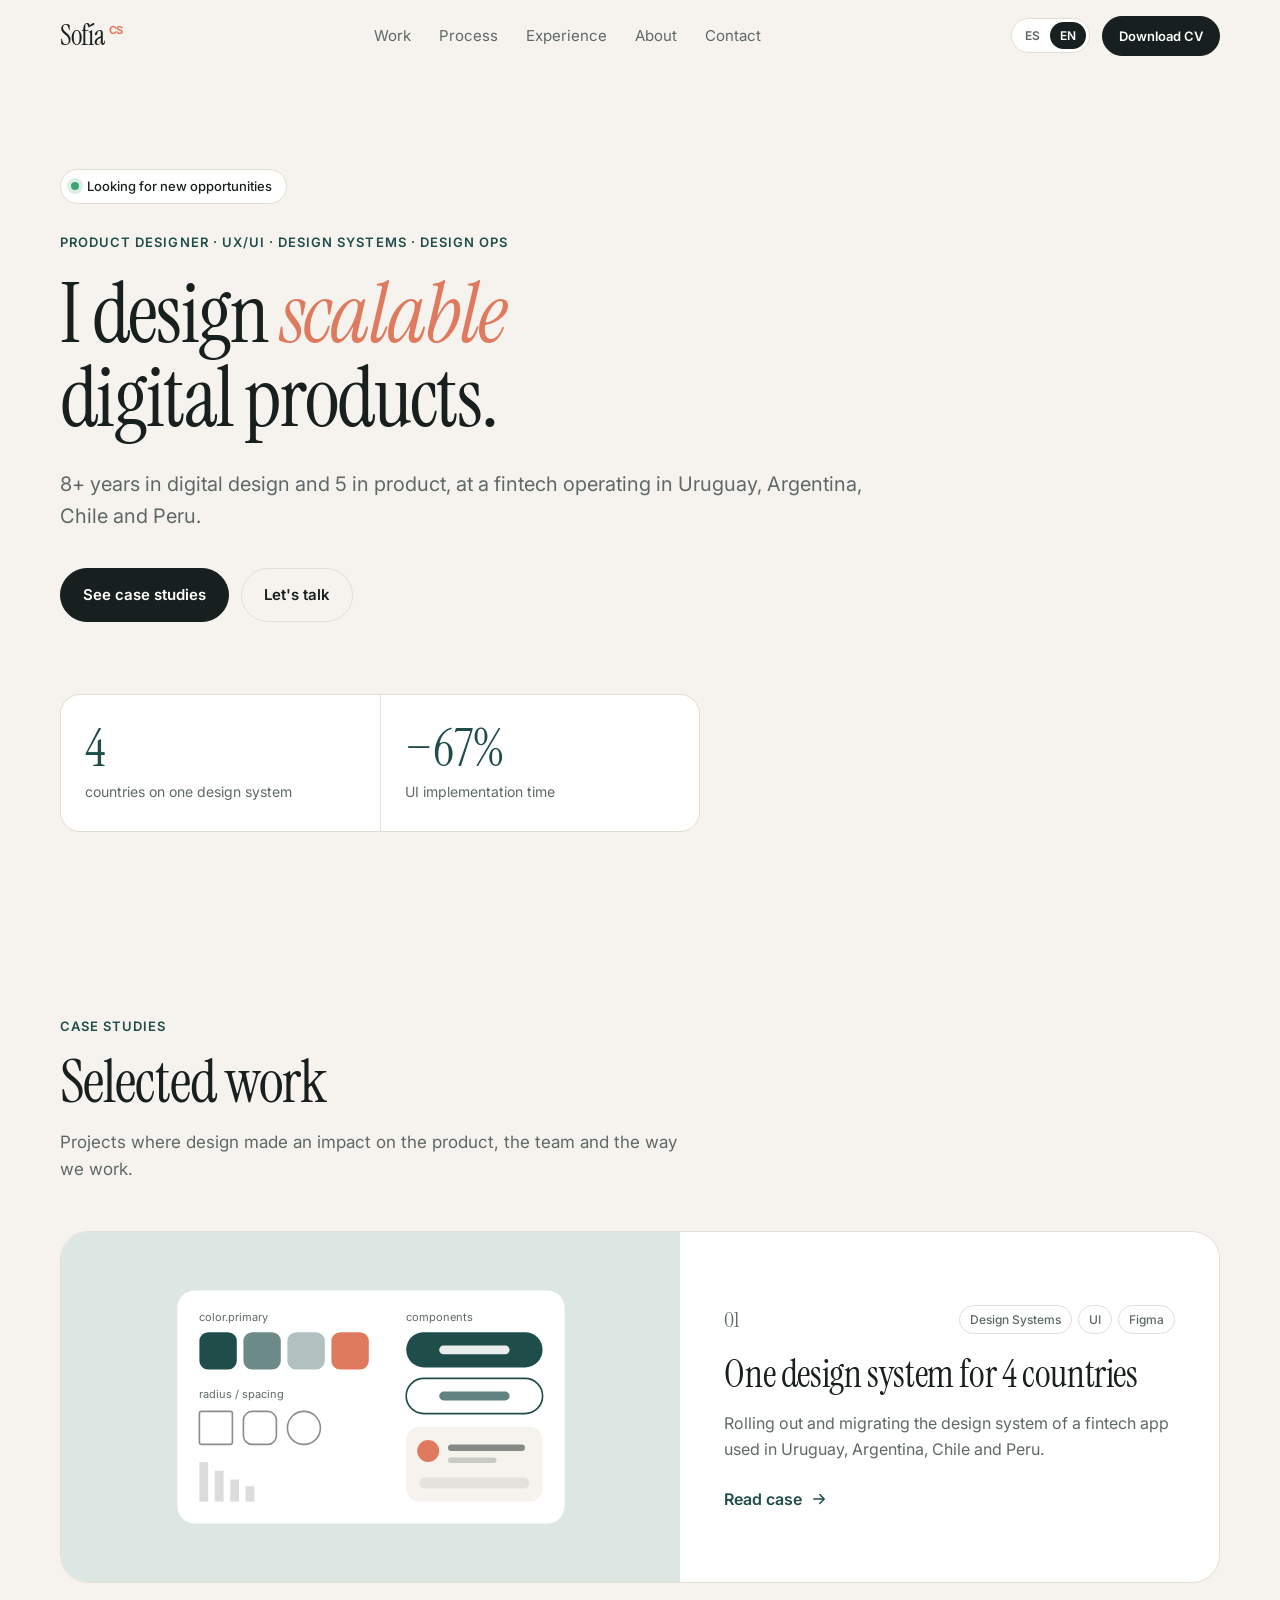
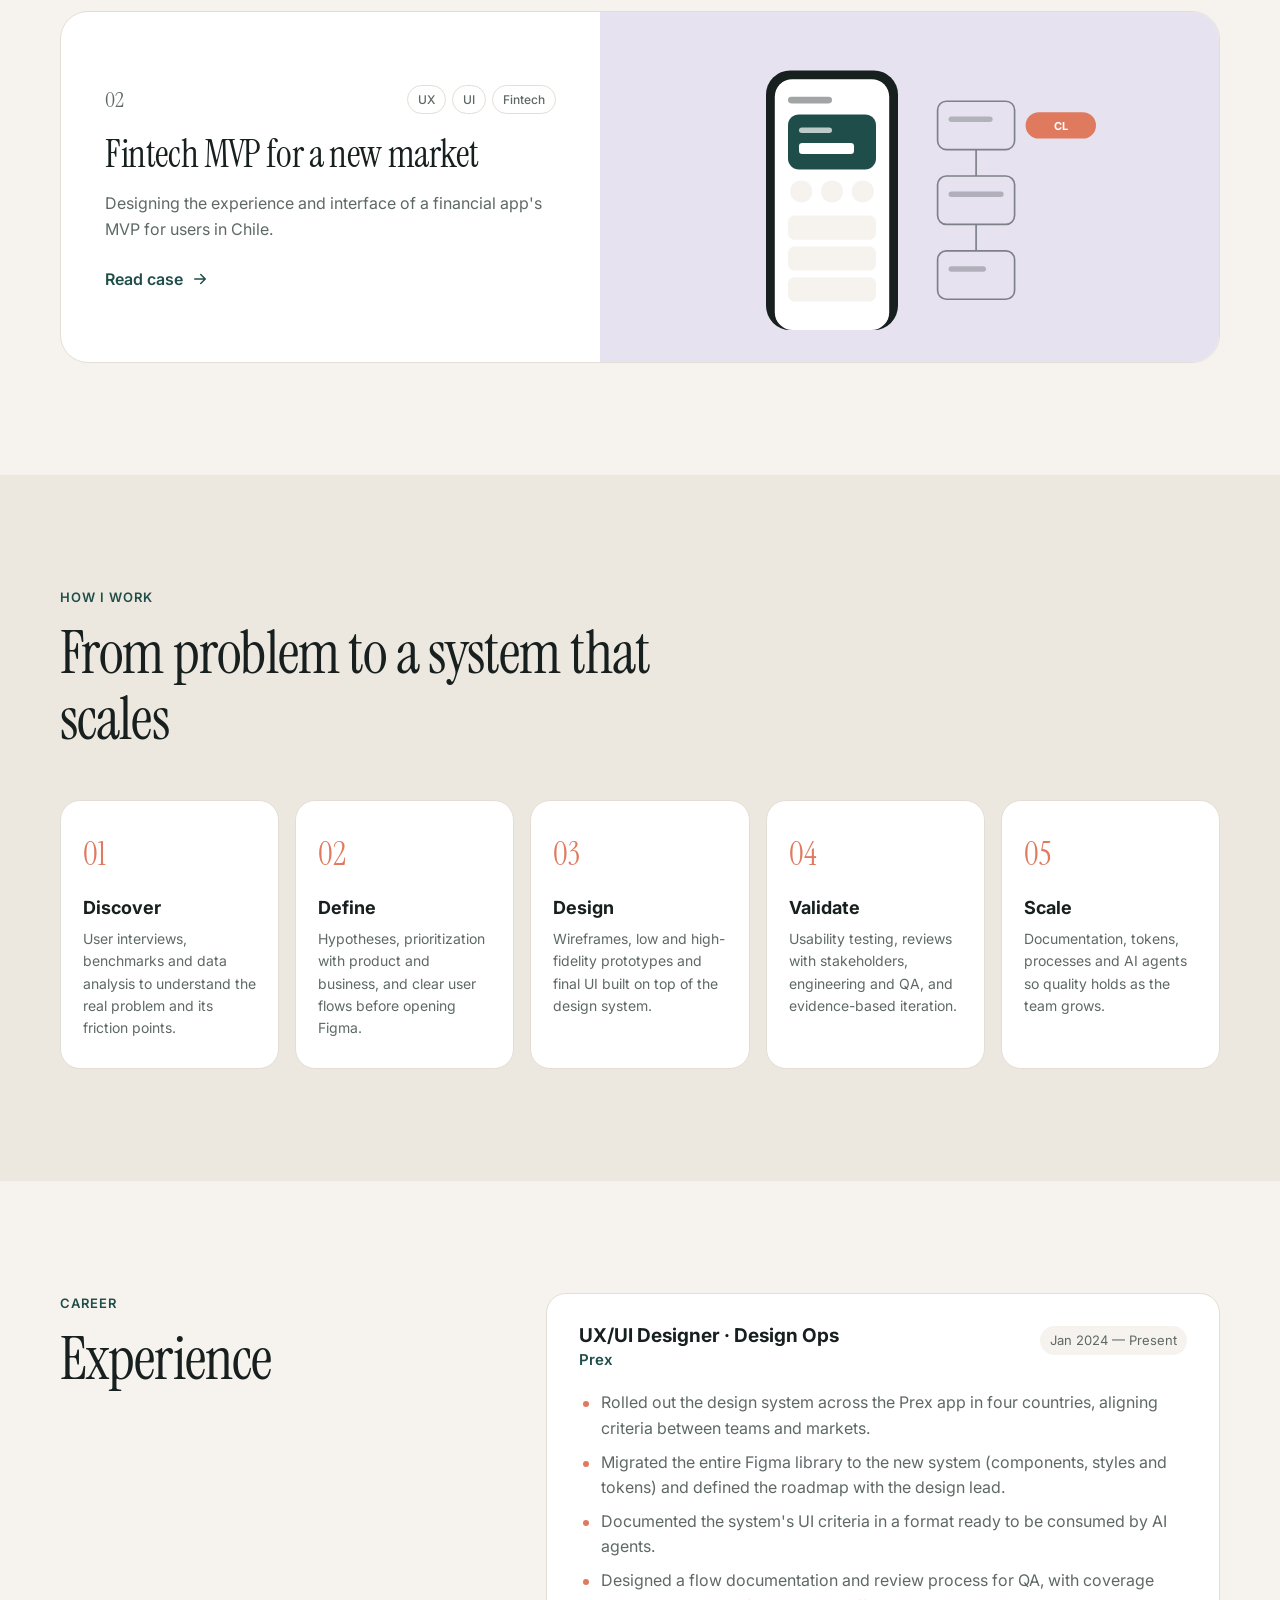
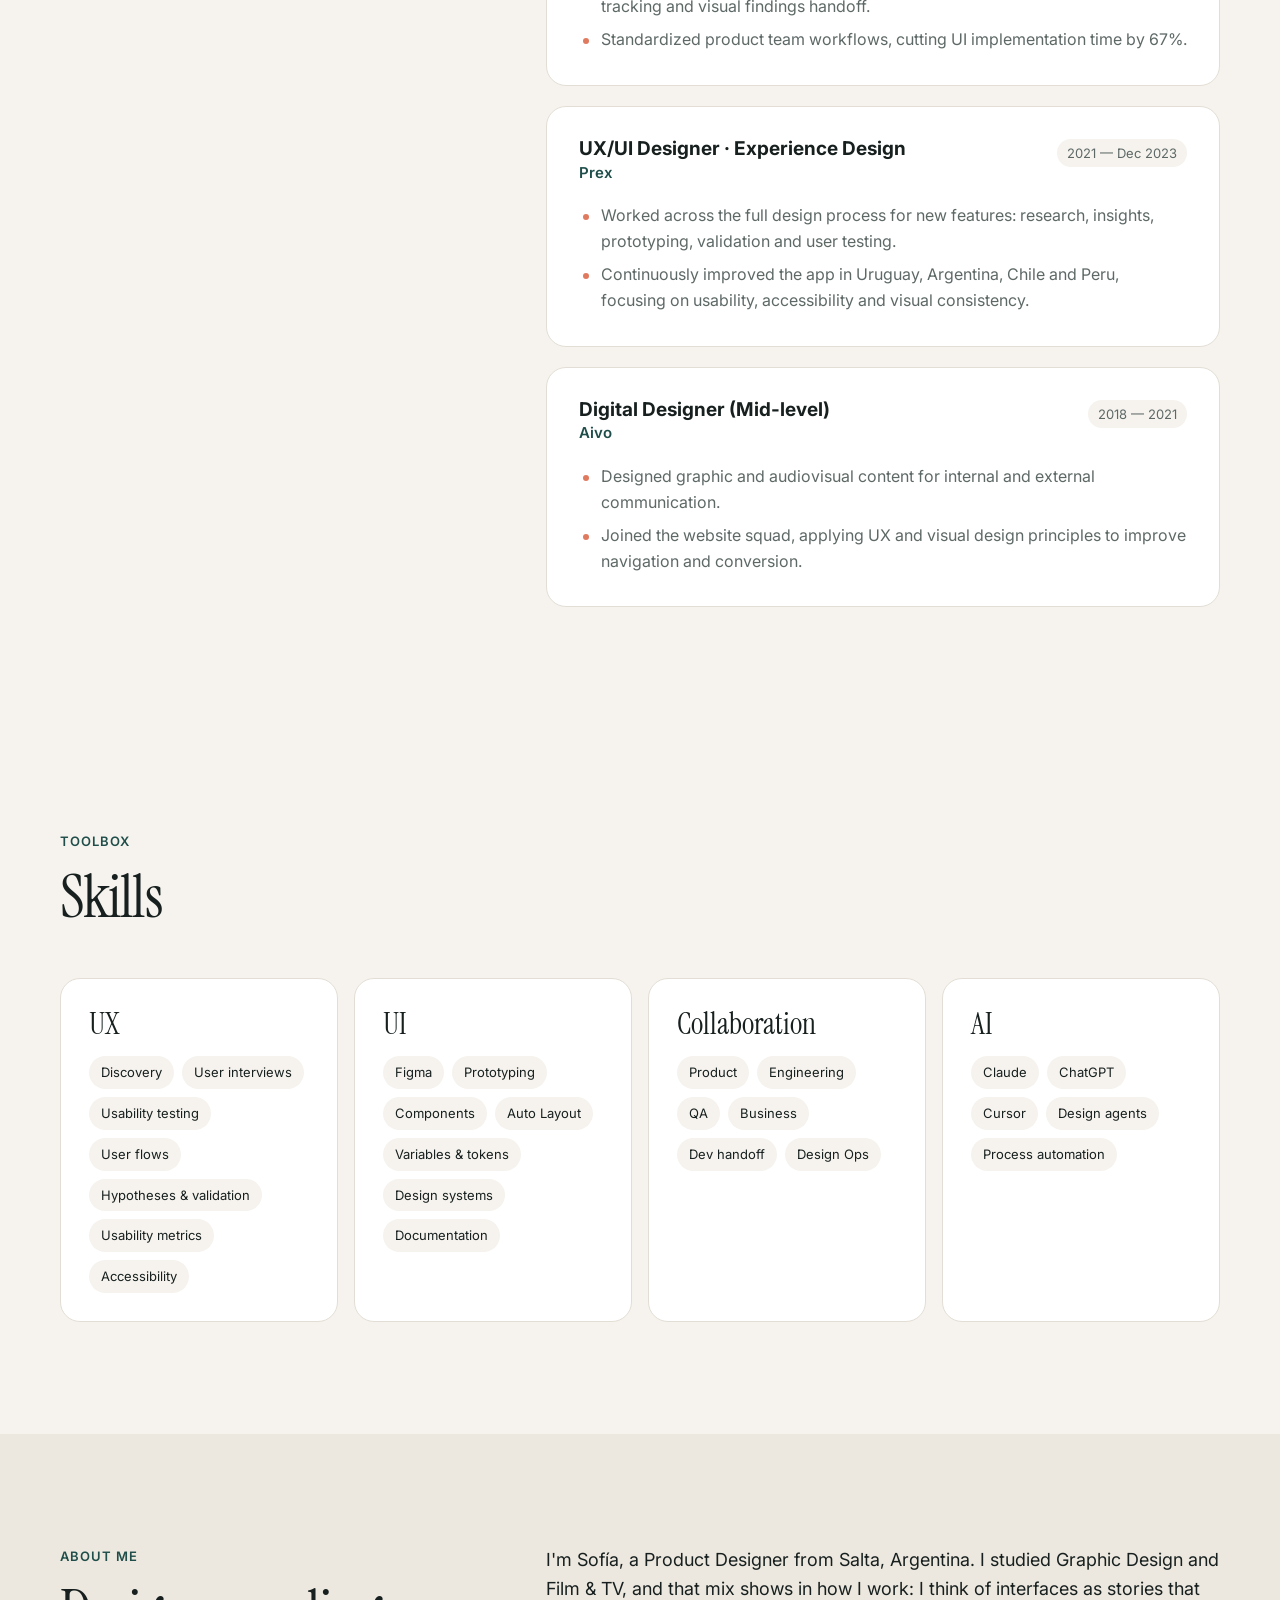
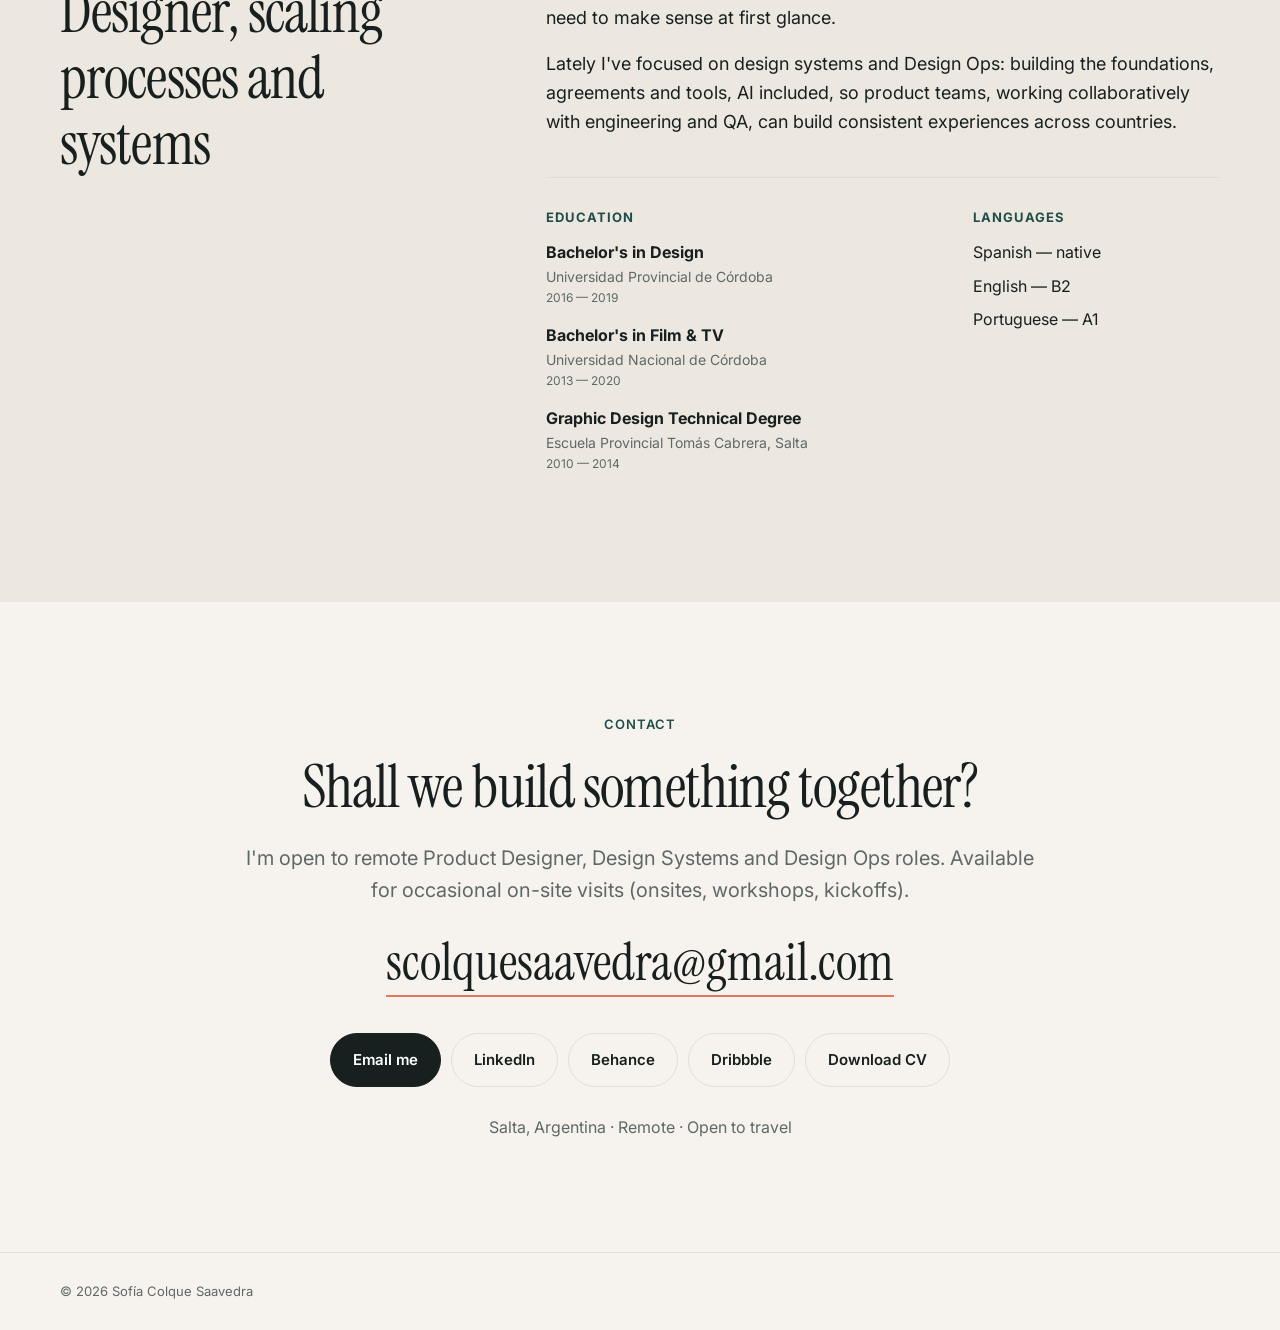
<file: index.html>
<!doctype html>
<html lang="es">
<head>
  <meta charset="utf-8" />
  <meta name="viewport" content="width=device-width, initial-scale=1" />
  <meta name="description" content="Product Designer · UX/UI · Design Systems · Design Ops" />
  <meta property="og:title" content="Sofía Colque Saavedra — Product Designer" />
  <meta property="og:description" content="Product Designer · UX/UI · Design Systems · Design Ops" />
  <meta name="theme-color" content="#F6F3EE" />
  <link rel="icon" href="data:image/svg+xml,<svg xmlns=%22http://www.w3.org/2000/svg%22 viewBox=%220 0 100 100%22><rect width=%22100%22 height=%22100%22 rx=%2224%22 fill=%22%231F4E4A%22/><text x=%2250%22 y=%2268%22 font-size=%2252%22 text-anchor=%22middle%22 fill=%22white%22 font-family=%22Georgia%22 font-style=%22italic%22>S</text></svg>" />
  <link rel="preconnect" href="https://fonts.googleapis.com" />
  <link rel="preconnect" href="https://fonts.gstatic.com" crossorigin />
  <link href="https://fonts.googleapis.com/css2?family=Instrument+Serif:ital@0;1&family=Inter:wght@400;500;600;700&display=swap" rel="stylesheet" />
  <link rel="stylesheet" href="assets/css/styles.css?v=10" />
  <title>Sofía Colque Saavedra — Product Designer</title>
</head>
<body data-page="home">
  <a class="skip" href="#main">Skip</a>
  <header class="site-header">
    <nav class="container nav">
      <a class="logo" href="index.html">Sofía<span>CS</span></a>
      <div class="nav-links">
        <a href="index.html#work" data-i18n="nav.work">Casos</a>
        <a href="index.html#process" data-i18n="nav.process">Proceso</a>
        <a href="index.html#experience" data-i18n="nav.experience">Experiencia</a>
        <a href="index.html#about" data-i18n="nav.about">Sobre mí</a>
        <a href="index.html#contact" data-i18n="nav.contact">Contacto</a>
      </div>
      <div class="nav-actions">
        <div class="lang" role="group" aria-label="Idioma / Language">
          <button type="button" data-lang-btn="es" aria-pressed="true">ES</button>
          <button type="button" data-lang-btn="en" aria-pressed="false">EN</button>
        </div>
        <a class="btn btn-small" data-href="cv" download data-i18n="nav.cv">Descargar CV</a>
        <button class="menu-btn" type="button" data-menu-toggle aria-label="Menu"><span></span><span></span></button>
      </div>
    </nav>
  </header>

  <main id="main">
    <section class="hero container">
      <p class="badge"><span class="dot"></span><span data-i18n="hero.available"></span></p>
      <p class="eyebrow" data-i18n="hero.eyebrow"></p>
      <h1 data-i18n-html="hero.title"></h1>
      <p class="lead" data-i18n="hero.lead"></p>
      <div class="hero-ctas">
        <a class="btn" href="#work"><span data-i18n="hero.ctaPrimary"></span></a>
        <a class="btn btn-ghost" href="#contact" data-i18n="hero.ctaSecondary"></a>
      </div>
      <div class="stats" id="stats"></div>
    </section>

    <section id="work" class="section container">
      <div class="section-head">
        <p class="kicker" data-i18n="work.kicker"></p>
        <h2 data-i18n="work.title"></h2>
        <p data-i18n="work.intro"></p>
      </div>
      <div class="cases" id="cases"></div>
    </section>

    <section id="process" class="section section-alt">
      <div class="container">
        <div class="section-head">
          <p class="kicker" data-i18n="process.kicker"></p>
          <h2 data-i18n="process.title"></h2>
        </div>
        <ol class="steps" id="process-steps"></ol>
      </div>
    </section>

    <section id="experience" class="section container two-col">
      <div class="section-head sticky">
        <p class="kicker" data-i18n="experience.kicker"></p>
        <h2 data-i18n="experience.title"></h2>
      </div>
      <div class="timeline" id="timeline"></div>
    </section>

    <section class="section container">
      <div class="section-head">
        <p class="kicker" data-i18n="skills.kicker"></p>
        <h2 data-i18n="skills.title"></h2>
      </div>
      <div class="skills" id="skills"></div>
    </section>

    <section id="about" class="section section-alt">
      <div class="container two-col">
        <div class="section-head">
          <p class="kicker" data-i18n="about.kicker"></p>
          <h2 data-i18n="about.title"></h2>
        </div>
        <div>
          <div class="about-text" id="about-text"></div>
          <div class="about-grid">
            <div><h3 data-i18n="about.educationTitle"></h3><ul class="edu" id="education"></ul></div>
            <div><h3 data-i18n="about.languagesTitle"></h3><ul class="langs" id="languages"></ul></div>
          </div>
        </div>
      </div>
    </section>

    <section id="contact" class="section container contact">
      <p class="kicker" data-i18n="contact.kicker"></p>
      <h2 data-i18n="contact.title"></h2>
      <p class="lead" data-i18n="contact.text"></p>
      <a class="contact-email" data-mailto data-email></a>
      <div class="contact-links">
        <a class="btn" data-mailto data-i18n="contact.emailCta"></a>
        <a class="btn btn-ghost" data-href="linkedin" target="_blank" rel="noopener">LinkedIn</a>
        <a class="btn btn-ghost" data-href="behance" target="_blank" rel="noopener">Behance</a>
        <a class="btn btn-ghost" data-href="dribbble" target="_blank" rel="noopener">Dribbble</a>
        <a class="btn btn-ghost" data-href="cv" download data-i18n="nav.cv"></a>
      </div>
      <p class="muted" data-i18n="contact.location"></p>
    </section>
  </main>

  <footer class="site-footer">
    <div class="container footer-inner">
      <span>© <span id="year"></span> Sofía Colque Saavedra</span>
    </div>
  </footer>
  <script src="assets/js/content.js?v=10"></script>
  <script src="assets/js/visuals.js"></script>
  <script src="assets/js/main.js"></script>
</body>
</html>
</file>
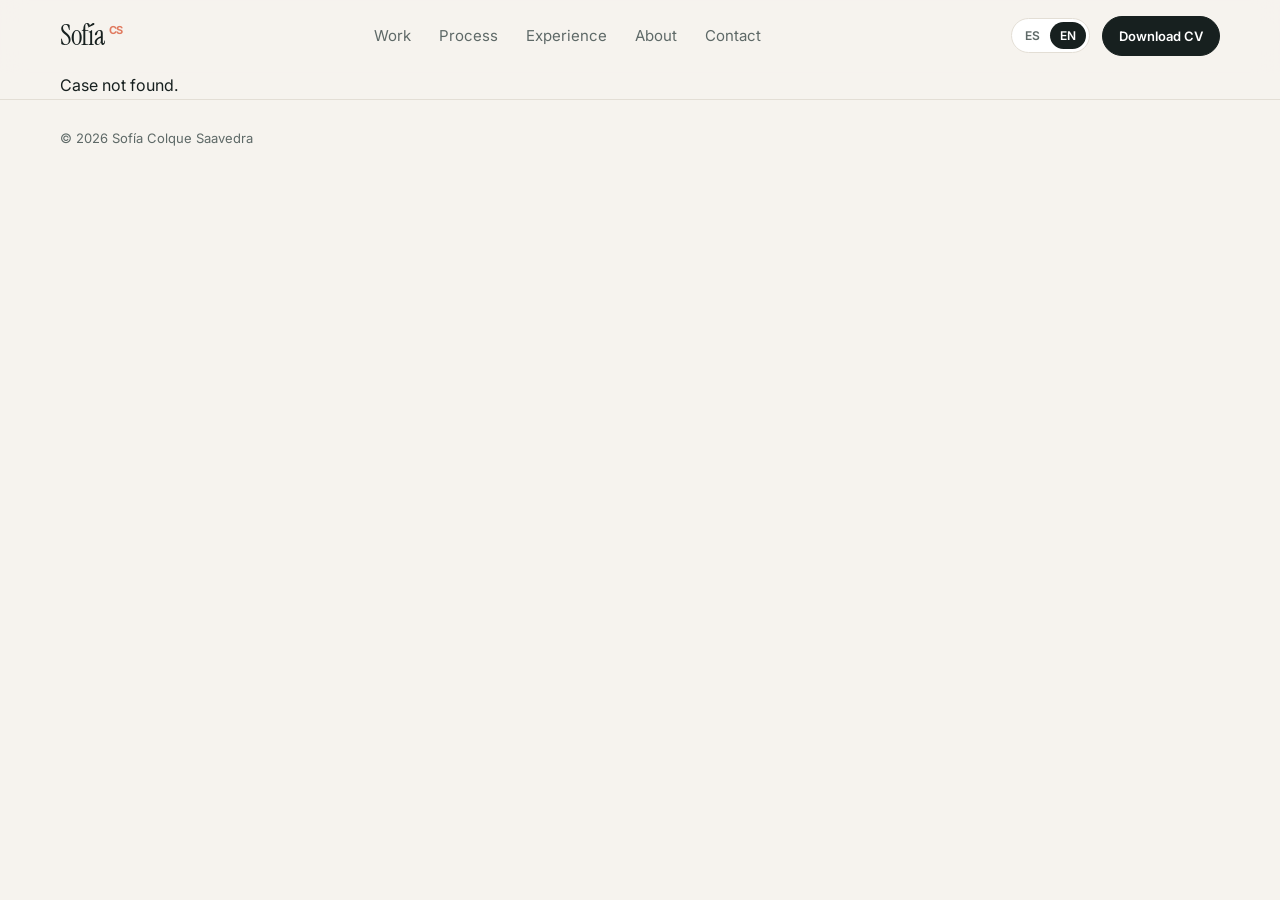
<file: case.html>
<!doctype html>
<html lang="es">
<head>
  <meta charset="utf-8" />
  <meta name="viewport" content="width=device-width, initial-scale=1" />
  <meta name="description" content="Product Designer · UX/UI · Design Systems · Design Ops" />
  <meta property="og:title" content="Sofía Colque Saavedra — Product Designer" />
  <meta property="og:description" content="Product Designer · UX/UI · Design Systems · Design Ops" />
  <meta name="theme-color" content="#F6F3EE" />
  <link rel="icon" href="data:image/svg+xml,<svg xmlns=%22http://www.w3.org/2000/svg%22 viewBox=%220 0 100 100%22><rect width=%22100%22 height=%22100%22 rx=%2224%22 fill=%22%231F4E4A%22/><text x=%2250%22 y=%2268%22 font-size=%2252%22 text-anchor=%22middle%22 fill=%22white%22 font-family=%22Georgia%22 font-style=%22italic%22>S</text></svg>" />
  <link rel="preconnect" href="https://fonts.googleapis.com" />
  <link rel="preconnect" href="https://fonts.gstatic.com" crossorigin />
  <link href="https://fonts.googleapis.com/css2?family=Instrument+Serif:ital@0;1&family=Inter:wght@400;500;600;700&display=swap" rel="stylesheet" />
  <link rel="stylesheet" href="assets/css/styles.css?v=10" />
  <title>Caso de estudio — Sofía Colque Saavedra</title>
</head>
<body data-page="case">
  <a class="skip" href="#main">Skip</a>
  <header class="site-header">
    <nav class="container nav">
      <a class="logo" href="index.html">Sofía<span>CS</span></a>
      <div class="nav-links">
        <a href="index.html#work" data-i18n="nav.work">Casos</a>
        <a href="index.html#process" data-i18n="nav.process">Proceso</a>
        <a href="index.html#experience" data-i18n="nav.experience">Experiencia</a>
        <a href="index.html#about" data-i18n="nav.about">Sobre mí</a>
        <a href="index.html#contact" data-i18n="nav.contact">Contacto</a>
      </div>
      <div class="nav-actions">
        <div class="lang" role="group" aria-label="Idioma / Language">
          <button type="button" data-lang-btn="es" aria-pressed="true">ES</button>
          <button type="button" data-lang-btn="en" aria-pressed="false">EN</button>
        </div>
        <a class="btn btn-small" data-href="cv" download data-i18n="nav.cv">Descargar CV</a>
        <button class="menu-btn" type="button" data-menu-toggle aria-label="Menu"><span></span><span></span></button>
      </div>
    </nav>
  </header>

  <main id="main"><article id="case-root"></article></main>

  <footer class="site-footer">
    <div class="container footer-inner">
      <span>© <span id="year"></span> Sofía Colque Saavedra</span>
    </div>
  </footer>
  <script src="assets/js/content.js?v=10"></script>
  <script src="assets/js/visuals.js"></script>
  <script src="assets/js/main.js"></script>
</body>
</html>
</file>
<file: assets/css/styles.css>
:root {
  --bg: #F6F3EE;
  --paper: #FFFFFF;
  --ink: #17201F;
  --muted: #5E6967;
  --line: #E3DED5;
  --accent: #1F4E4A;
  --accent-2: #E07A5F;
  --alt: #EDE8DF;
  --radius: 20px;
  --serif: "Instrument Serif", Georgia, serif;
  --sans: "Inter", system-ui, -apple-system, sans-serif;
  --max: 1160px;
}

*, *::before, *::after { box-sizing: border-box; }
html { scroll-behavior: smooth; scroll-padding-top: 88px; }
body { margin: 0; font-family: var(--sans); color: var(--ink); background: var(--bg); line-height: 1.6; -webkit-font-smoothing: antialiased; }
img, svg { display: block; max-width: 100%; }
a { color: inherit; text-decoration: none; }
h1, h2, h3 { line-height: 1.1; margin: 0; }
p { margin: 0; }
ul, ol { margin: 0; padding: 0; list-style: none; }
::selection { background: var(--accent); color: #fff; }

.container { width: min(100% - 48px, var(--max)); margin-inline: auto; }
.skip { position: absolute; left: -999px; }
.skip:focus { left: 16px; top: 16px; z-index: 100; background: var(--ink); color: #fff; padding: 8px 12px; border-radius: 8px; }
:focus-visible { outline: 2px solid var(--accent-2); outline-offset: 3px; border-radius: 6px; }
.icon { width: 18px; height: 18px; display: inline-block; vertical-align: middle; }
.muted { color: var(--muted); }

/* Header */
.site-header { position: sticky; top: 0; z-index: 50; background: color-mix(in srgb, var(--bg) 85%, transparent); backdrop-filter: blur(12px); border-bottom: 1px solid transparent; transition: border-color .2s; }
.site-header.scrolled { border-color: var(--line); }
.nav { display: flex; align-items: center; justify-content: space-between; height: 72px; gap: 24px; }
.logo { font-family: var(--serif); font-size: 28px; letter-spacing: -.01em; }
.logo span { font-family: var(--sans); font-size: 11px; font-weight: 700; margin-left: 4px; color: var(--accent-2); vertical-align: super; }
.nav-links { display: flex; gap: 28px; font-size: 15px; color: var(--muted); }
.nav-links a:hover { color: var(--ink); }
.nav-actions { display: flex; align-items: center; gap: 12px; }
.lang { display: inline-flex; padding: 3px; border: 1px solid var(--line); border-radius: 999px; background: var(--paper); }
.lang button { border: 0; background: transparent; font: 600 12px var(--sans); padding: 6px 10px; border-radius: 999px; cursor: pointer; color: var(--muted); }
.lang button[aria-pressed="true"] { background: var(--ink); color: #fff; }
.menu-btn { display: none; width: 40px; height: 40px; border: 0; background: transparent; cursor: pointer; position: relative; }
.menu-btn span { position: absolute; left: 10px; right: 10px; height: 2px; background: var(--ink); transition: transform .2s; }
.menu-btn span:first-child { top: 15px; } .menu-btn span:last-child { top: 23px; }
.menu-open .menu-btn span:first-child { transform: translateY(4px) rotate(45deg); }
.menu-open .menu-btn span:last-child { transform: translateY(-4px) rotate(-45deg); }

/* Buttons */
.btn { display: inline-flex; align-items: center; gap: 8px; padding: 14px 22px; border-radius: 999px; background: var(--ink); color: #fff; font-weight: 600; font-size: 15px; border: 1px solid var(--ink); transition: transform .2s, background .2s, color .2s; cursor: pointer; }
.btn:hover { transform: translateY(-2px); background: var(--accent); border-color: var(--accent); }
.btn-ghost { background: transparent; color: var(--ink); border-color: var(--line); }
.btn-ghost:hover { background: var(--paper); color: var(--ink); border-color: var(--ink); }
.btn-small { padding: 9px 16px; font-size: 13px; }

/* Hero */
.hero { padding: 96px 0 72px; }
.badge { display: inline-flex; align-items: center; gap: 8px; font-size: 13px; font-weight: 500; padding: 6px 14px 6px 10px; background: var(--paper); border: 1px solid var(--line); border-radius: 999px; margin-bottom: 28px; }
.dot { width: 8px; height: 8px; border-radius: 50%; background: #3BA776; box-shadow: 0 0 0 4px rgba(59,167,118,.18); animation: pulse 2s infinite; }
@keyframes pulse { 50% { box-shadow: 0 0 0 7px rgba(59,167,118,.05); } }
.eyebrow, .kicker { font-size: 13px; font-weight: 600; letter-spacing: .08em; text-transform: uppercase; color: var(--accent); }
.hero h1 { font-family: var(--serif); font-weight: 400; font-size: clamp(42px, 6.6vw, 88px); letter-spacing: -.02em; line-height: 1; margin: 18px 0 28px; max-width: 16ch; }
.hero h1 em { color: var(--accent-2); }
.lead { font-size: clamp(17px, 1.6vw, 20px); color: var(--muted); max-width: 62ch; }
.hero-ctas { display: flex; gap: 12px; flex-wrap: wrap; margin-top: 36px; }
.stats { display: grid; grid-template-columns: repeat(2, 1fr); max-width: 640px; gap: 1px; background: var(--line); border: 1px solid var(--line); border-radius: var(--radius); overflow: hidden; margin-top: 72px; }
.stat { background: var(--paper); padding: 28px 24px; display: flex; flex-direction: column; gap: 6px; }
.stat strong { font-family: var(--serif); font-weight: 400; font-size: 52px; line-height: 1; color: var(--accent); }
.stat span { font-size: 14px; color: var(--muted); }

/* Sections */
.section { padding: 112px 0; }
.section-alt { background: var(--alt); }
.section-head { margin-bottom: 48px; max-width: 640px; }
.section-head h2, .contact h2 { font-family: var(--serif); font-weight: 400; font-size: clamp(36px, 5vw, 60px); letter-spacing: -.015em; margin: 12px 0 14px; }
.section-head p:not(.kicker) { color: var(--muted); font-size: 17px; }
.two-col { display: grid; grid-template-columns: 1fr 1.6fr; gap: 64px; align-items: start; }
.sticky { position: sticky; top: 112px; }

/* Cases */
.cases { display: grid; gap: 28px; }
.case-card { display: grid; grid-template-columns: 1.15fr 1fr; background: var(--paper); border: 1px solid var(--line); border-radius: 28px; overflow: hidden; transition: transform .35s, box-shadow .35s; }
.case-card:nth-child(even) { grid-template-columns: 1fr 1.15fr; }
.case-card:nth-child(even) .case-visual { order: 2; }
.case-card:hover { transform: translateY(-4px); box-shadow: 0 24px 60px -24px rgba(23,32,31,.25); }
.case-visual { background: var(--alt); display: grid; place-items: center; padding: 32px; min-height: 340px; }
.case-visual[data-variant="system"] { background: #DCE7E3; }
.case-visual[data-variant="ops"] { background: #F3E1D6; }
.case-visual[data-variant="mvp"] { background: #E6E2F0; }
.case-visual svg { width: 100%; max-width: 440px; transition: transform .5s; }
.case-card:hover .case-visual svg { transform: scale(1.03); }
.case-body { padding: 44px; display: flex; flex-direction: column; gap: 16px; justify-content: center; }
.case-top { display: flex; align-items: center; justify-content: space-between; gap: 12px; flex-wrap: wrap; }
.case-num { font-family: var(--serif); font-size: 22px; color: var(--muted); }
.tags { display: flex; gap: 6px; flex-wrap: wrap; }
.tag { font-size: 12px; font-weight: 500; padding: 4px 10px; border-radius: 999px; border: 1px solid var(--line); color: var(--muted); }
.case-body h3 { font-family: var(--serif); font-weight: 400; font-size: clamp(28px, 3vw, 40px); letter-spacing: -.01em; }
.case-body p { color: var(--muted); }
.link-arrow { display: inline-flex; align-items: center; gap: 8px; font-weight: 600; margin-top: 8px; color: var(--accent); }
.case-card:hover .link-arrow .icon { transform: translateX(4px); }
.link-arrow .icon { transition: transform .2s; }

/* Process */
.steps { display: grid; grid-template-columns: repeat(5, 1fr); gap: 16px; counter-reset: s; }
.step { background: var(--paper); border-radius: var(--radius); padding: 28px 22px; border: 1px solid var(--line); }
.step-num { font-family: var(--serif); font-size: 32px; color: var(--accent-2); }
.step h3 { font-size: 18px; margin: 18px 0 10px; }
.step p { font-size: 14px; color: var(--muted); }

/* Experience */
.timeline { display: grid; gap: 20px; }
.job { padding: 32px; background: var(--paper); border: 1px solid var(--line); border-radius: var(--radius); }
.job-head { display: flex; justify-content: space-between; gap: 16px; align-items: start; margin-bottom: 18px; flex-wrap: wrap; }
.job h3 { font-size: 19px; }
.company { color: var(--accent); font-weight: 600; font-size: 15px; }
.period { font-size: 13px; color: var(--muted); padding: 4px 10px; background: var(--bg); border-radius: 999px; white-space: nowrap; }
.job li, .check li { position: relative; padding-left: 22px; color: var(--muted); margin-top: 8px; }
.job li::before, .check li::before { content: ""; position: absolute; left: 4px; top: 11px; width: 6px; height: 6px; border-radius: 50%; background: var(--accent-2); }

/* Skills */
.skills { display: grid; grid-template-columns: repeat(4, 1fr); gap: 16px; }
.skill-group { padding: 28px; border-radius: var(--radius); border: 1px solid var(--line); background: var(--paper); }
.skill-group h3 { font-family: var(--serif); font-weight: 400; font-size: 30px; margin-bottom: 16px; }
.chips { display: flex; flex-wrap: wrap; gap: 8px; }
.chip { font-size: 13px; padding: 6px 12px; border-radius: 999px; background: var(--bg); }

/* About */
.about-text p { font-size: 18px; color: var(--ink); margin-bottom: 18px; }
.about-grid { display: grid; grid-template-columns: 1.6fr 1fr; gap: 32px; margin-top: 40px; padding-top: 32px; border-top: 1px solid var(--line); }
.about-grid h3 { font-size: 13px; text-transform: uppercase; letter-spacing: .08em; color: var(--accent); margin-bottom: 16px; }
.edu li { display: flex; flex-direction: column; margin-bottom: 16px; }
.edu span { color: var(--muted); font-size: 14px; }
.edu small { color: var(--muted); font-size: 12px; }
.langs li { margin-bottom: 8px; }

/* Contact */
.contact { text-align: center; display: flex; flex-direction: column; align-items: center; gap: 8px; }
.contact .lead { margin-bottom: 18px; }
.contact-email { font-family: var(--serif); font-size: clamp(26px, 4.4vw, 52px); border-bottom: 2px solid var(--accent-2); line-height: 1.2; margin-bottom: 28px; word-break: break-all; }
.contact-email:hover { color: var(--accent); }
.contact-links { display: flex; gap: 10px; flex-wrap: wrap; justify-content: center; margin-bottom: 20px; }

.site-footer { border-top: 1px solid var(--line); padding: 28px 0; font-size: 13px; color: var(--muted); }
.footer-inner { display: flex; justify-content: space-between; gap: 16px; flex-wrap: wrap; }

/* Case page */
.case-hero { padding: 64px 0 48px; display: flex; flex-direction: column; gap: 20px; }
.back { color: var(--muted); font-size: 14px; font-weight: 500; }
.back:hover { color: var(--ink); }
.case-hero h1 { font-family: var(--serif); font-weight: 400; font-size: clamp(42px, 6.4vw, 84px); letter-spacing: -.02em; max-width: 16ch; }
.case-meta { display: grid; grid-template-columns: repeat(4, 1fr); gap: 24px; margin: 24px 0 0; padding-top: 28px; border-top: 1px solid var(--line); }
.case-meta dt { font-size: 12px; text-transform: uppercase; letter-spacing: .08em; color: var(--muted); }
.case-meta dd { margin: 6px 0 0; font-weight: 600; }
.case-visual-lg { border-radius: 28px; min-height: 420px; }
.case-visual-lg svg { max-width: 640px; }
.case-content { max-width: 780px; padding: 72px 0 32px; }
.case-content section { margin-bottom: 56px; }
.case-content h2 { font-family: var(--serif); font-weight: 400; font-size: 36px; margin-bottom: 16px; }
.case-content p { font-size: 18px; color: var(--muted); }
.check li { font-size: 17px; }
.mini-steps { display: grid; grid-template-columns: repeat(2, 1fr); gap: 14px; }
.mini-steps li { background: var(--paper); border: 1px solid var(--line); border-radius: 16px; padding: 22px; }
.mini-steps span { font-family: var(--serif); color: var(--accent-2); font-size: 22px; display: block; }
.mini-steps strong { display: block; margin: 6px 0; }
.mini-steps p { font-size: 15px; }
.outcomes { display: grid; grid-template-columns: repeat(3, 1fr); gap: 14px; }
.outcomes div { background: var(--accent); color: #fff; border-radius: 18px; padding: 24px; display: flex; flex-direction: column; gap: 6px; }
.outcomes strong { font-family: var(--serif); font-weight: 400; font-size: 44px; line-height: 1; }
.outcomes span { font-size: 14px; opacity: .85; }
.nda { font-size: 14px !important; padding: 16px 20px; border-left: 3px solid var(--accent-2); background: var(--paper); border-radius: 0 12px 12px 0; }
.next-case { display: grid; grid-template-columns: 1fr auto; align-items: center; gap: 4px 24px; padding: 40px; margin: 32px 0 96px; border-radius: 28px; background: var(--ink); color: #fff; transition: background .2s; }
.next-case:hover { background: var(--accent); }
.next-case small { grid-column: 1; opacity: .7; text-transform: uppercase; letter-spacing: .08em; font-size: 12px; }
.next-case strong { grid-column: 1; font-family: var(--serif); font-weight: 400; font-size: clamp(26px, 3.4vw, 40px); }
.next-case .icon { grid-column: 2; grid-row: 1 / span 2; width: 32px; height: 32px; }

/* Reveal */
.reveal { opacity: 0; transform: translateY(16px); transition: opacity .6s ease, transform .6s ease; }
.reveal.is-visible { opacity: 1; transform: none; }
@media (prefers-reduced-motion: reduce) {
  html { scroll-behavior: auto; }
  .reveal { opacity: 1; transform: none; transition: none; }
  .dot { animation: none; }
}

/* Responsive */
@media (max-width: 1080px) {
  .steps { grid-template-columns: repeat(3, 1fr); }
  .skills { grid-template-columns: repeat(2, 1fr); }
}
@media (max-width: 860px) {
  .nav-links { position: fixed; inset: 72px 0 auto 0; flex-direction: column; gap: 0; background: var(--bg); border-bottom: 1px solid var(--line); padding: 8px 24px 20px; transform: translateY(-120%); transition: transform .3s; z-index: -1; }
  .nav-links a { padding: 14px 0; font-size: 18px; color: var(--ink); border-bottom: 1px solid var(--line); }
  .menu-open .nav-links { transform: none; }
  .menu-btn { display: block; }
  .nav-actions .btn-small { display: none; }
  .stats { grid-template-columns: repeat(2, 1fr); }
  .case-card, .case-card:nth-child(even) { grid-template-columns: 1fr; }
  .case-card:nth-child(even) .case-visual { order: 0; }
  .case-visual { min-height: 240px; }
  .case-body { padding: 28px; }
  .two-col { grid-template-columns: 1fr; gap: 0; }
  .sticky { position: static; }
  .case-meta { grid-template-columns: repeat(2, 1fr); }
  .about-grid { grid-template-columns: 1fr; }
}
@media (max-width: 600px) {
  .hero { padding: 56px 0 48px; }
  .section { padding: 80px 0; }
  .steps, .skills, .mini-steps, .outcomes { grid-template-columns: 1fr; }
  .stat strong { font-size: 40px; }
  .case-visual-lg { min-height: 260px; }
  .next-case { padding: 28px; }
}
</file>
